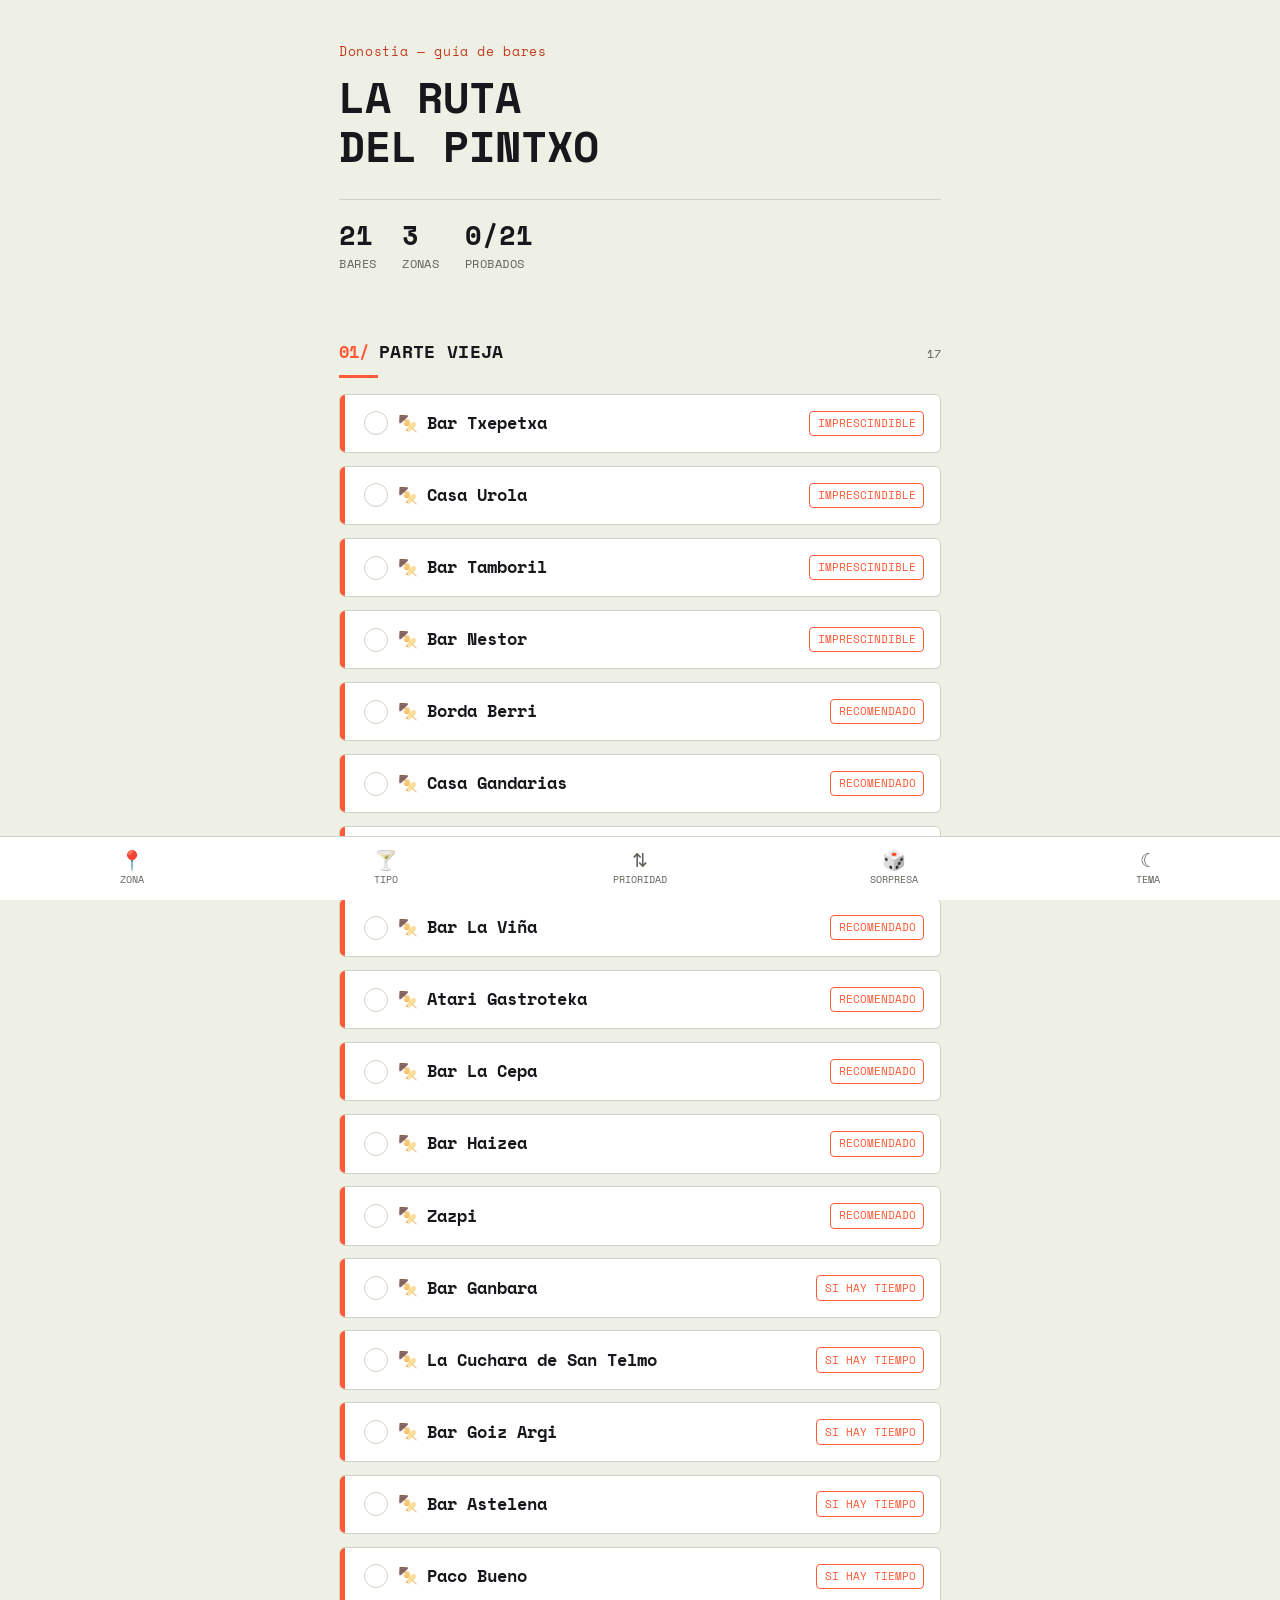
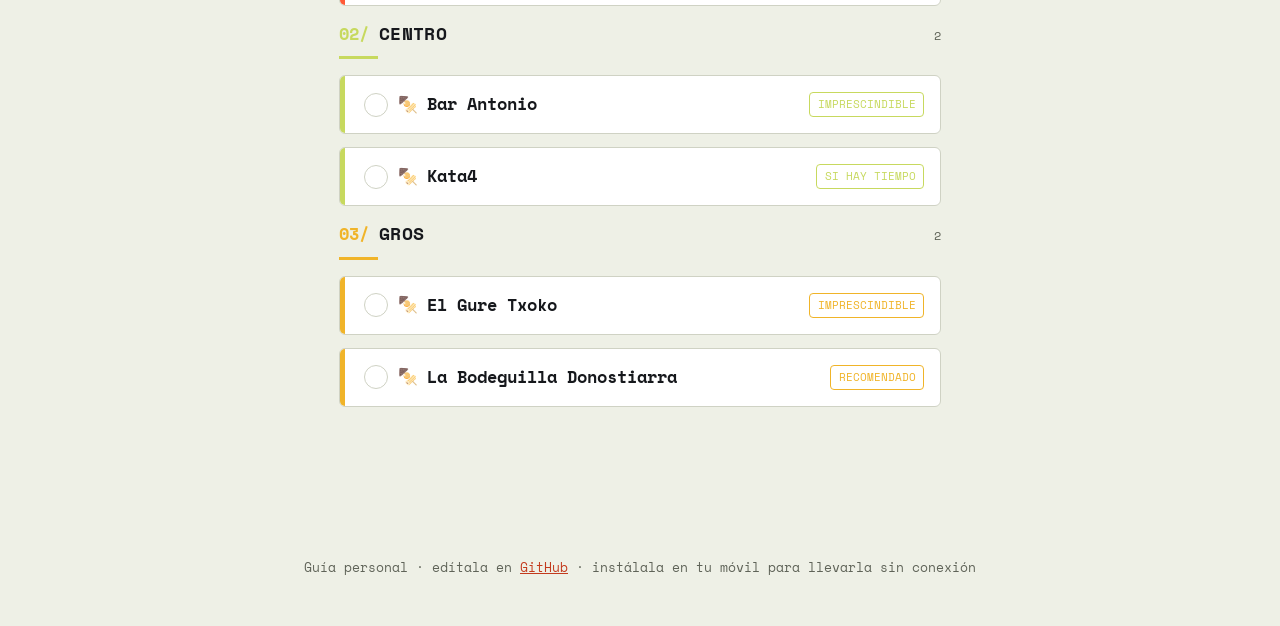
<file: index.html>
<!DOCTYPE html>
<html lang="es">
<head>
<meta charset="UTF-8">
<meta name="viewport" content="width=device-width, initial-scale=1, viewport-fit=cover">
<title>La Ruta del Pintxo — Donostia</title>
<meta name="description" content="Guía personal de bares de pintxos, vermuterías y gintonerías en San Sebastián.">
<meta name="theme-color" content="#eef0e6">
<link rel="manifest" href="manifest.json">
<link rel="icon" href="icons/icon-192.png">
<link rel="apple-touch-icon" href="icons/icon-192.png">
<link rel="preconnect" href="https://fonts.googleapis.com">
<link rel="preconnect" href="https://fonts.gstatic.com" crossorigin>
<link href="https://fonts.googleapis.com/css2?family=Space+Mono:wght@400;700&family=Inter:wght@400;500;600&display=swap" rel="stylesheet">
<link rel="stylesheet" href="css/styles.css">
</head>
<body>

<section class="hero">
  <span class="hero-eyebrow">Donostia — guía de bares</span>
  <h1>LA RUTA<br>DEL PINTXO</h1>
  <div class="stat-row" id="stat-row"></div>
</section>

<div class="install-banner hidden" id="install-banner">
  <span id="install-text">Instala esta guía como app — la abres desde tu pantalla de inicio, sin conexión.</span>
  <div class="install-actions">
    <button class="install-btn hidden" id="install-btn">Instalar</button>
    <button class="install-dismiss" id="install-dismiss" aria-label="Cerrar aviso">✕</button>
  </div>
</div>

<main id="main"></main>

<footer>
  Guía personal · edítala en <a href="https://github.com/yosulin/pintxos-donosti" target="_blank" rel="noopener">GitHub</a> · instálala en tu móvil para llevarla sin conexión
</footer>

<div class="sheet-backdrop hidden" id="sheet-backdrop"></div>
<div class="sheet hidden" id="sheet">
  <div class="sheet-header">
    <span class="sheet-title" id="sheet-title"></span>
    <button class="sheet-close" id="sheet-close" aria-label="Cerrar">✕</button>
  </div>
  <div class="sheet-body" id="sheet-body"></div>
</div>

<nav class="dock" id="dock">
  <button class="dock-btn" id="dock-zone">
    <span class="dock-icon">📍</span><span class="dock-label" id="dock-zone-label">Zona</span>
  </button>
  <button class="dock-btn" id="dock-type">
    <span class="dock-icon">🍸</span><span class="dock-label" id="dock-type-label">Tipo</span>
  </button>
  <button class="dock-btn" id="dock-sort">
    <span class="dock-icon" id="dock-sort-icon">⇅</span><span class="dock-label" id="dock-sort-label">Prioridad</span>
  </button>
  <button class="dock-btn" id="dock-surprise">
    <span class="dock-icon">🎲</span><span class="dock-label">Sorpresa</span>
  </button>
  <button class="dock-btn" id="dock-theme">
    <span class="dock-icon" id="dock-theme-icon">☾</span><span class="dock-label">Tema</span>
  </button>
</nav>

<div class="toast" id="toast" aria-live="polite"></div>

<script src="js/app.js"></script>
</body>
</html>
</file>
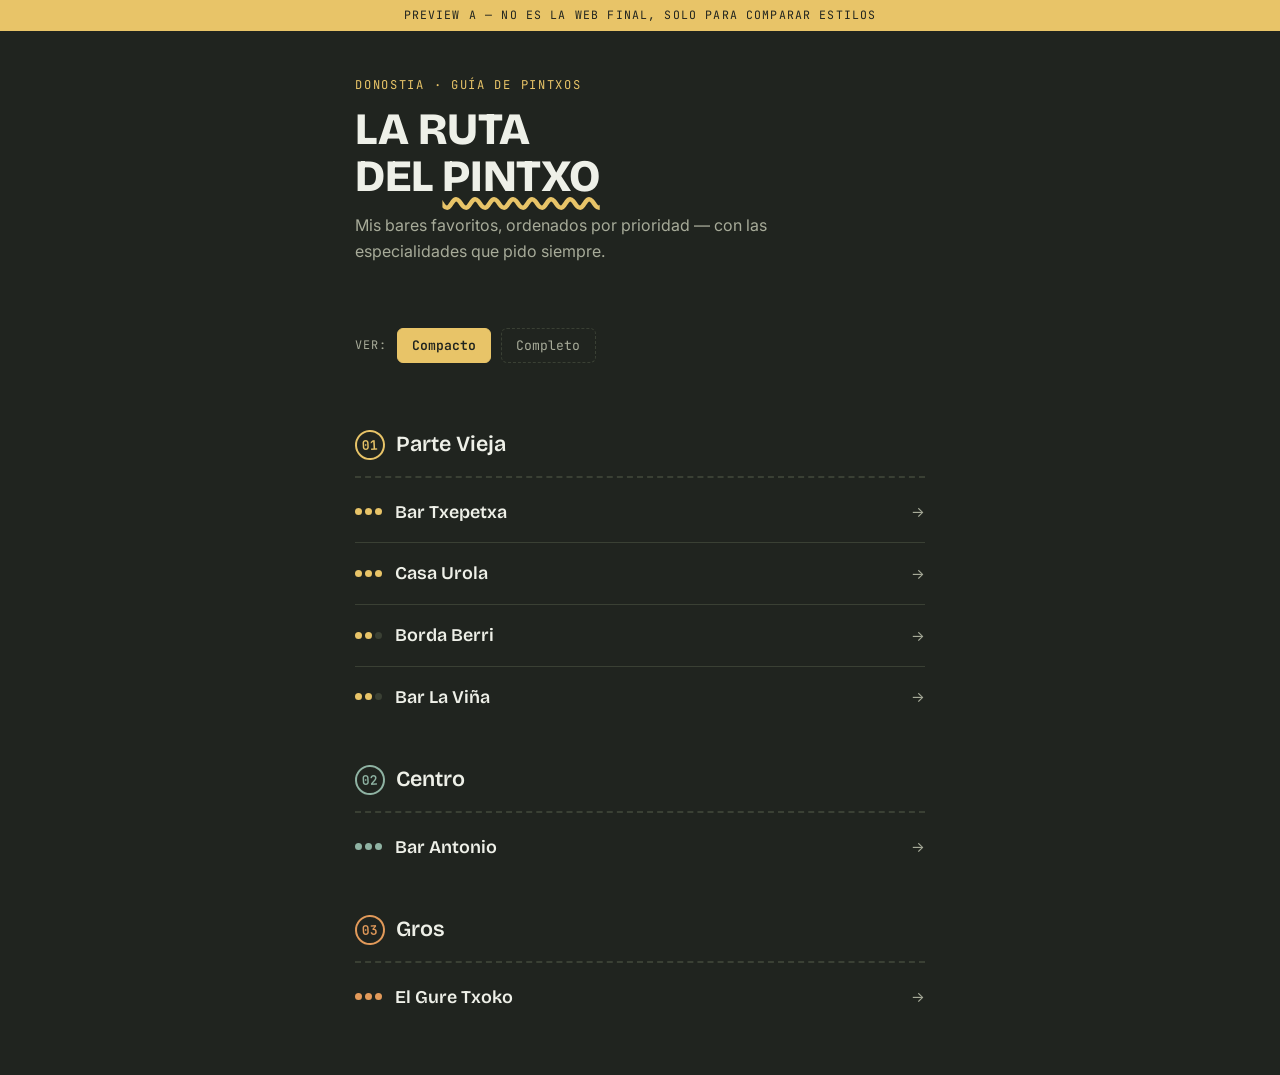
<file: preview/a.html>
<!DOCTYPE html>
<html lang="es">
<head>
<meta charset="UTF-8">
<meta name="viewport" content="width=device-width, initial-scale=1">
<title>Preview A — Pizarra de barra</title>
<link href="https://fonts.googleapis.com/css2?family=Bricolage+Grotesque:opsz,wght@12..96,600;12..96,800&family=Inter:wght@400;500;600&family=JetBrains+Mono:wght@400;500&display=swap" rel="stylesheet">
<style>
  :root{
    --bg:#20241f; --raised:#282d23; --line:#3a4034;
    --chalk:#eef0e8; --chalk-dim:#a7ab99;
    --yellow:#e8c468; --teal:#8fb3a3; --orange:#e29a5a;
  }
  *{ box-sizing:border-box; }
  body{ margin:0; background:var(--bg); color:var(--chalk); font-family:'Inter',sans-serif; font-size:17px; line-height:1.6; }
  .mono{ font-family:'JetBrains Mono',monospace; }
  h1,h2{ font-family:'Bricolage Grotesque',sans-serif; margin:0; }

  .tag-label{
    text-align:center; font-family:'JetBrains Mono',monospace; font-size:.72rem; letter-spacing:.1em;
    color:var(--bg); background:var(--yellow); padding:.4rem; text-transform:uppercase;
  }

  header{ padding:2.4rem 1.2rem 1.4rem; max-width:38rem; margin:0 auto; }
  .eyebrow{ font-family:'JetBrains Mono',monospace; font-size:.76rem; letter-spacing:.14em; text-transform:uppercase; color:var(--yellow); }
  h1{ font-size:clamp(2.1rem,10vw,2.8rem); font-weight:800; margin-top:.6rem; line-height:1.05; text-transform:uppercase; letter-spacing:-0.01em; }
  h1 .u{ text-decoration:underline; text-decoration-style:wavy; text-decoration-color:var(--yellow); text-underline-offset:6px; }
  .lede{ color:var(--chalk-dim); margin-top:.8rem; font-size:1rem; max-width:30rem; }

  .density{
    max-width:38rem; margin:1.6rem auto 0; padding:0 1.2rem; display:flex; gap:.6rem; align-items:center;
  }
  .density span.lbl{ font-family:'JetBrains Mono',monospace; font-size:.74rem; color:var(--chalk-dim); text-transform:uppercase; letter-spacing:.08em; }
  .dbtn{
    font-family:'JetBrains Mono',monospace; font-size:.82rem; padding:.5rem .9rem; cursor:pointer;
    background:transparent; color:var(--chalk-dim); border:1.5px dashed var(--line); border-radius:6px;
  }
  .dbtn[data-active="true"]{ color:var(--bg); background:var(--yellow); border-color:var(--yellow); border-style:solid; font-weight:600; }

  main{ max-width:38rem; margin:0 auto; padding:1.8rem 1.2rem 3rem; }
  .zone{ margin-top:2.2rem; }
  .zone-head{ display:flex; align-items:center; gap:.7rem; }
  .zone-num{
    width:30px; height:30px; border-radius:50%; border:2px solid var(--zc); color:var(--zc);
    display:flex; align-items:center; justify-content:center; font-family:'JetBrains Mono',monospace; font-size:.82rem; font-weight:600;
    transform:rotate(-3deg);
  }
  .zone-head h2{ font-size:1.35rem; font-weight:600; }
  .zone-rule{ border:none; border-top:2px dashed var(--line); margin:.9rem 0 .2rem; }

  .bar{ padding:1rem 0; border-bottom:1px solid var(--line); cursor:pointer; }
  .bar:last-child{ border-bottom:none; }
  .bar-row{ display:flex; align-items:center; gap:.8rem; }
  .dots{ display:flex; gap:3px; flex:0 0 auto; }
  .dots span{ width:7px; height:7px; border-radius:50%; background:var(--line); }
  .dots span.on{ background:var(--zc); }
  .bar-name{ font-family:'Bricolage Grotesque',sans-serif; font-weight:600; font-size:1.12rem; flex:1 1 auto; }
  .arrow{ color:var(--chalk-dim); font-size:.9rem; transition:transform .2s ease; }
  .bar[data-expanded="true"] .arrow{ transform:rotate(90deg); color:var(--zc); }

  .bar-detail{ display:none; margin-top:.7rem; padding-left:1.35rem; }
  .bar[data-expanded="true"] .bar-detail{ display:block; }
  body.density-full .bar-detail{ display:block; }

  .bar-meta{ font-family:'JetBrains Mono',monospace; font-size:.83rem; color:var(--chalk-dim); line-height:1.6; }
  .bar-note{ font-size:.95rem; color:var(--zc); font-style:italic; margin-top:.4rem; }
  .tags{ display:flex; flex-wrap:wrap; gap:.4rem; margin-top:.6rem; }
  .tag{ font-size:.8rem; padding:.28rem .65rem; border:1px solid var(--line); border-radius:5px; color:var(--chalk); }
  .maps{ display:inline-block; margin-top:.7rem; font-family:'JetBrains Mono',monospace; font-size:.82rem; color:var(--zc); border-bottom:1px solid var(--zc); text-decoration:none; padding-bottom:1px; }
</style>
</head>
<body class="density-compact">

<div class="tag-label">preview a — no es la web final, solo para comparar estilos</div>

<header>
  <span class="eyebrow">Donostia · guía de pintxos</span>
  <h1>La ruta<br>del <span class="u">pintxo</span></h1>
  <p class="lede">Mis bares favoritos, ordenados por prioridad — con las especialidades que pido siempre.</p>
</header>

<div class="density">
  <span class="lbl">Ver:</span>
  <button class="dbtn" data-mode="compact" data-active="true">Compacto</button>
  <button class="dbtn" data-mode="full" data-active="false">Completo</button>
</div>

<main id="main"></main>

<script>
const ZONES = { antiguo:{label:"Parte Vieja",color:"#e8c468"}, centro:{label:"Centro",color:"#8fb3a3"}, gros:{label:"Gros",color:"#e29a5a"} };
const TIERS = {3:"Imprescindible",2:"Recomendado",1:"Si hay tiempo"};
const BARS = [
  { id:"txepetxa", zone:"antiguo", tier:3, name:"Bar Txepetxa", addr:"Arrandegi Kalea, 5", hours:"Mar–sáb 12:00–15:00 y 19:00–23:00",
    tags:["Anchoas","Jardinera","Centolla","Foie con manzana"], note:"Maridar con txakoli sin falta", maps:"https://maps.google.com" },
  { id:"casaurola", zone:"antiguo", tier:3, name:"Casa Urola", addr:"Fermín Calbetón, 20", hours:"Jue–dom 12:00–15:15 y 19:00–23:15",
    tags:["Brocheta de pulpo","Vieira","Taco de solomillo","Foie fresco"], note:"", maps:"https://maps.google.com" },
  { id:"bordaberri", zone:"antiguo", tier:2, name:"Borda Berri", addr:"Fermín Calbetón, 12", hours:"Mié–sáb 12:30–15:15 y 19:30–22:30",
    tags:["Falso risotto","Papada al vino tinto","Kebab","Carrilleras"], note:"", maps:"https://maps.google.com" },
  { id:"lavina", zone:"antiguo", tier:2, name:"Bar La Viña", addr:"31 de Agosto, 3", hours:"Mar–dom 10:30–16:00 y 19:00–23:00",
    tags:["Tarta de queso"], note:"El postre imprescindible de Donosti", maps:"https://maps.google.com" },
  { id:"antonio", zone:"centro", tier:3, name:"Bar Antonio", addr:"Calle Bergara, 3", hours:"Lun–sáb 9:00–23:00",
    tags:["Tortilla de patatas","Ravioli de langostino","Pintxo Arzak"], note:"El mítico — mejor que el del Boulevard", maps:"https://maps.google.com" },
  { id:"guretxoko", zone:"gros", tier:3, name:"El Gure Txoko", addr:"Calle Usandizaga, 5", hours:"Mar–sáb 12:00–16:00 y 19:00–23:30",
    tags:["Bocatita de merluza","Bocatita de rabas","Cangreburger"], note:"", maps:"https://maps.google.com" },
];

const main = document.getElementById("main");
let n = 0;
Object.keys(ZONES).forEach(zk => {
  const zoneBars = BARS.filter(b => b.zone === zk);
  if (!zoneBars.length) return;
  n++;
  const section = document.createElement("section");
  section.className = "zone";
  section.style.setProperty("--zc", ZONES[zk].color);
  section.innerHTML = `
    <div class="zone-head">
      <span class="zone-num">0${n}</span>
      <h2>${ZONES[zk].label}</h2>
    </div>
    <hr class="zone-rule">
  `;
  zoneBars.forEach(b => {
    const dotCount = b.tier;
    const el = document.createElement("article");
    el.className = "bar"; el.dataset.expanded = "false";
    el.style.setProperty("--zc", ZONES[zk].color);
    el.innerHTML = `
      <div class="bar-row">
        <div class="dots">${[1,2,3].map(i=>`<span class="${i<=dotCount?'on':''}"></span>`).join("")}</div>
        <span class="bar-name">${b.name}</span>
        <span class="arrow">→</span>
      </div>
      <div class="bar-detail">
        <div class="bar-meta">${b.addr} · ${b.hours}</div>
        ${b.note ? `<div class="bar-note">${b.note}</div>` : ""}
        <div class="tags">${b.tags.map(t=>`<span class="tag">${t}</span>`).join("")}</div>
        <a class="maps" href="${b.maps}" target="_blank">Maps ↗</a>
      </div>
    `;
    el.addEventListener("click", () => { el.dataset.expanded = el.dataset.expanded === "true" ? "false" : "true"; });
    section.appendChild(el);
  });
  main.appendChild(section);
});

document.querySelectorAll(".dbtn").forEach(btn => {
  btn.addEventListener("click", () => {
    document.querySelectorAll(".dbtn").forEach(b => b.dataset.active = "false");
    btn.dataset.active = "true";
    document.body.className = btn.dataset.mode === "full" ? "density-full" : "density-compact";
  });
});
</script>
</body>
</html>
</file>
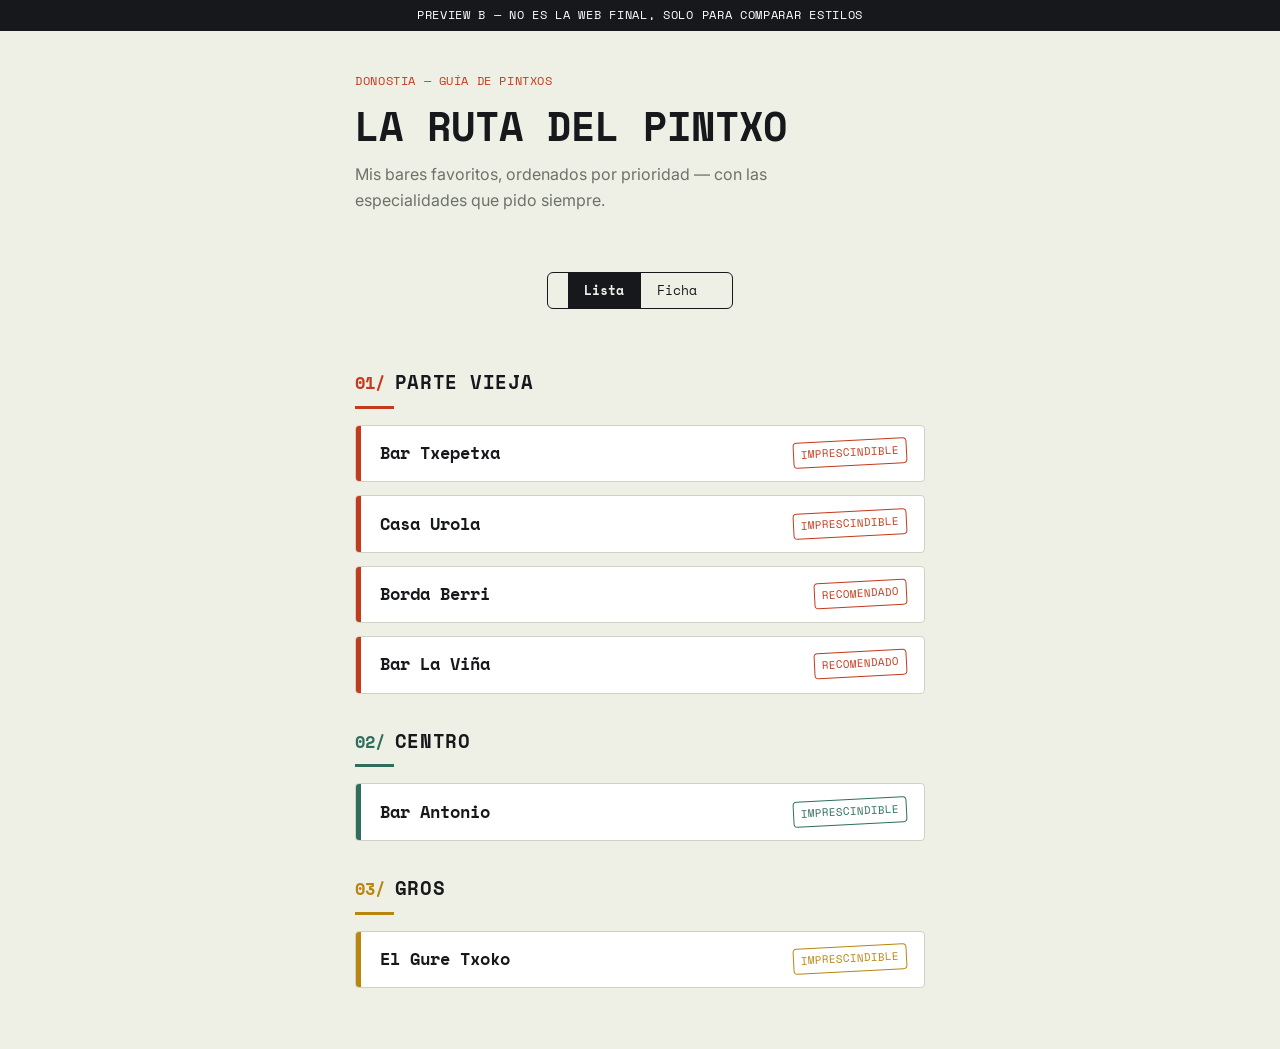
<file: preview/b.html>
<!DOCTYPE html>
<html lang="es">
<head>
<meta charset="UTF-8">
<meta name="viewport" content="width=device-width, initial-scale=1">
<title>Preview B — Fichero de bares</title>
<link href="https://fonts.googleapis.com/css2?family=Space+Mono:wght@400;700&family=Inter:wght@400;500;600&display=swap" rel="stylesheet">
<style>
  :root{
    --paper:#eef0e6; --card:#ffffff; --line:#cfd2c4;
    --ink:#16181c; --muted:#6d7269;
    --red:#c33a1d; --teal:#2f6e5c; --mustard:#b8860f;
  }
  *{ box-sizing:border-box; }
  body{ margin:0; background:var(--paper); color:var(--ink); font-family:'Inter',sans-serif; font-size:17px; line-height:1.6; }
  .mono{ font-family:'Space Mono',monospace; }

  .tag-label{
    text-align:center; font-family:'Space Mono',monospace; font-size:.72rem; letter-spacing:.06em;
    color:#fff; background:var(--ink); padding:.4rem; text-transform:uppercase;
  }

  header{ padding:2.2rem 1.2rem 1.2rem; max-width:38rem; margin:0 auto; }
  .eyebrow{ font-family:'Space Mono',monospace; font-size:.74rem; letter-spacing:.05em; color:var(--red); text-transform:uppercase; }
  h1{ font-family:'Space Mono',monospace; font-weight:700; font-size:clamp(1.9rem,9vw,2.5rem); margin:.6rem 0 0; line-height:1.15; }
  .lede{ color:var(--muted); margin-top:.8rem; font-size:1rem; max-width:30rem; }

  .density{
    max-width:38rem; margin:1.5rem auto 0; padding:0 1.2rem; display:flex; gap:0; border:1.5px solid var(--ink); border-radius:6px; width:fit-content;
  }
  .dbtn{
    font-family:'Space Mono',monospace; font-size:.8rem; padding:.5rem 1rem; cursor:pointer;
    background:transparent; color:var(--ink); border:none;
  }
  .dbtn + .dbtn{ border-left:1.5px solid var(--ink); }
  .dbtn[data-active="true"]{ background:var(--ink); color:var(--paper); font-weight:700; }

  main{ max-width:38rem; margin:0 auto; padding:1.6rem 1.2rem 3rem; }
  .zone{ margin-top:2rem; }
  .zone-head{ display:flex; align-items:baseline; gap:.6rem; font-family:'Space Mono',monospace; }
  .zone-head .idx{ color:var(--zc); font-weight:700; }
  .zone-head h2{ font-size:1.2rem; font-weight:700; margin:0; text-transform:uppercase; letter-spacing:.03em; }
  .zone-line{ border:none; border-top:3px solid var(--zc); margin:.5rem 0 1rem; width:2.4rem; }

  .card{
    background:var(--card); border:1.5px solid var(--line); border-radius:4px; margin-bottom:.8rem;
    padding:.9rem 1rem; cursor:pointer; position:relative; overflow:hidden;
  }
  .card::before{ content:""; position:absolute; left:0; top:0; bottom:0; width:5px; background:var(--zc); }
  .card-top{ display:flex; align-items:flex-start; justify-content:space-between; gap:.7rem; padding-left:.5rem; }
  .card-name{ font-family:'Space Mono',monospace; font-weight:700; font-size:1.05rem; }
  .stamp{
    font-family:'Space Mono',monospace; font-size:.68rem; text-transform:uppercase; color:var(--zc);
    border:1.5px solid var(--zc); border-radius:4px; padding:.2rem .45rem; transform:rotate(-3deg); white-space:nowrap; flex:0 0 auto;
  }

  .card-detail{ display:none; padding-left:.5rem; margin-top:.7rem; border-top:1px dashed var(--line); padding-top:.7rem; }
  .card[data-expanded="true"] .card-detail{ display:block; }
  body.density-full .card-detail{ display:block; }

  .card-meta{ font-family:'Space Mono',monospace; font-size:.8rem; color:var(--muted); line-height:1.6; }
  .card-note{ font-size:.94rem; color:var(--zc); font-style:italic; margin-top:.4rem; }
  .tags{ display:flex; flex-wrap:wrap; gap:.4rem; margin-top:.6rem; }
  .tag{ font-size:.78rem; padding:.26rem .6rem; background:var(--paper); border:1px solid var(--line); border-radius:3px; }
  .maps{ display:inline-block; margin-top:.7rem; font-family:'Space Mono',monospace; font-size:.8rem; color:var(--zc); border-bottom:1.5px solid var(--zc); text-decoration:none; padding-bottom:1px; font-weight:700; }
</style>
</head>
<body class="density-compact">

<div class="tag-label">preview b — no es la web final, solo para comparar estilos</div>

<header>
  <span class="eyebrow">Donostia — guía de pintxos</span>
  <h1>LA RUTA DEL PINTXO</h1>
  <p class="lede">Mis bares favoritos, ordenados por prioridad — con las especialidades que pido siempre.</p>
</header>

<div class="density">
  <button class="dbtn" data-mode="compact" data-active="true">Lista</button>
  <button class="dbtn" data-mode="full" data-active="false">Ficha</button>
</div>

<main id="main"></main>

<script>
const ZONES = { antiguo:{label:"Parte Vieja",color:"#c33a1d"}, centro:{label:"Centro",color:"#2f6e5c"}, gros:{label:"Gros",color:"#b8860f"} };
const TIERS = {3:"Imprescindible",2:"Recomendado",1:"Si hay tiempo"};
const BARS = [
  { id:"txepetxa", zone:"antiguo", tier:3, name:"Bar Txepetxa", addr:"Arrandegi Kalea, 5", hours:"Mar–sáb 12:00–15:00 y 19:00–23:00",
    tags:["Anchoas","Jardinera","Centolla","Foie con manzana"], note:"Maridar con txakoli sin falta", maps:"https://maps.google.com" },
  { id:"casaurola", zone:"antiguo", tier:3, name:"Casa Urola", addr:"Fermín Calbetón, 20", hours:"Jue–dom 12:00–15:15 y 19:00–23:15",
    tags:["Brocheta de pulpo","Vieira","Taco de solomillo","Foie fresco"], note:"", maps:"https://maps.google.com" },
  { id:"bordaberri", zone:"antiguo", tier:2, name:"Borda Berri", addr:"Fermín Calbetón, 12", hours:"Mié–sáb 12:30–15:15 y 19:30–22:30",
    tags:["Falso risotto","Papada al vino tinto","Kebab","Carrilleras"], note:"", maps:"https://maps.google.com" },
  { id:"lavina", zone:"antiguo", tier:2, name:"Bar La Viña", addr:"31 de Agosto, 3", hours:"Mar–dom 10:30–16:00 y 19:00–23:00",
    tags:["Tarta de queso"], note:"El postre imprescindible de Donosti", maps:"https://maps.google.com" },
  { id:"antonio", zone:"centro", tier:3, name:"Bar Antonio", addr:"Calle Bergara, 3", hours:"Lun–sáb 9:00–23:00",
    tags:["Tortilla de patatas","Ravioli de langostino","Pintxo Arzak"], note:"El mítico — mejor que el del Boulevard", maps:"https://maps.google.com" },
  { id:"guretxoko", zone:"gros", tier:3, name:"El Gure Txoko", addr:"Calle Usandizaga, 5", hours:"Mar–sáb 12:00–16:00 y 19:00–23:30",
    tags:["Bocatita de merluza","Bocatita de rabas","Cangreburger"], note:"", maps:"https://maps.google.com" },
];

const main = document.getElementById("main");
let n = 0;
Object.keys(ZONES).forEach(zk => {
  const zoneBars = BARS.filter(b => b.zone === zk);
  if (!zoneBars.length) return;
  n++;
  const section = document.createElement("section");
  section.className = "zone";
  section.style.setProperty("--zc", ZONES[zk].color);
  section.innerHTML = `
    <div class="zone-head"><span class="idx">0${n}/</span><h2>${ZONES[zk].label}</h2></div>
    <hr class="zone-line">
  `;
  zoneBars.forEach(b => {
    const el = document.createElement("article");
    el.className = "card"; el.dataset.expanded = "false";
    el.style.setProperty("--zc", ZONES[zk].color);
    el.innerHTML = `
      <div class="card-top">
        <span class="card-name">${b.name}</span>
        <span class="stamp">${TIERS[b.tier]}</span>
      </div>
      <div class="card-detail">
        <div class="card-meta">${b.addr} · ${b.hours}</div>
        ${b.note ? `<div class="card-note">${b.note}</div>` : ""}
        <div class="tags">${b.tags.map(t=>`<span class="tag">${t}</span>`).join("")}</div>
        <a class="maps" href="${b.maps}" target="_blank">Maps ↗</a>
      </div>
    `;
    el.addEventListener("click", () => { el.dataset.expanded = el.dataset.expanded === "true" ? "false" : "true"; });
    section.appendChild(el);
  });
  main.appendChild(section);
});

document.querySelectorAll(".dbtn").forEach(btn => {
  btn.addEventListener("click", () => {
    document.querySelectorAll(".dbtn").forEach(b => b.dataset.active = "false");
    btn.dataset.active = "true";
    document.body.className = btn.dataset.mode === "full" ? "density-full" : "density-compact";
  });
});
</script>
</body>
</html>
</file>
<file: css/styles.css>
:root{
  --paper:#eef0e6; --card:#ffffff; --line:#cfd2c4;
  --ink:#16181c; --muted:#5f6358;
  --red:#c33a1d; --teal:#2f6e5c; --mustard:#a3760d;
  --radius:6px;
}
:root[data-theme="dark"]{
  --paper:#1b1d17; --card:#232519; --line:#3a3d31;
  --ink:#eef0e6; --muted:#a3a692;
  --red:#e2593c; --teal:#57b89b; --mustard:#dba635;
}
*{ box-sizing:border-box; }
html{ scroll-behavior:smooth; }
body{
  margin:0; background:var(--paper); color:var(--ink);
  font-family:'Inter', sans-serif; -webkit-font-smoothing:antialiased;
  font-size:17px; line-height:1.6; transition:background .2s ease, color .2s ease;
}
.mono{ font-family:'Space Mono', monospace; }
a{ color:inherit; }
@media (prefers-reduced-motion: reduce){ *{ animation:none !important; transition:none !important; } }

/* ---------- HERO ---------- */
.hero{ padding: 2.6rem 1.2rem 1.6rem; max-width:40rem; margin:0 auto; }
.hero-eyebrow{
  font-family:'Space Mono', monospace; font-size:.8rem; letter-spacing:.05em;
  color:var(--red); display:block; margin-bottom:.7rem;
}
.hero h1{
  font-family:'Space Mono', monospace; font-weight:700; font-size:clamp(2rem, 9vw, 2.7rem);
  line-height:1.12; margin:0; max-width:19rem;
}

.stat-row{ display:flex; flex-wrap:wrap; gap:1.6rem; margin-top:1.8rem; padding-top:1.4rem; border-top:1px solid var(--line); }
.stat .n{ font-family:'Space Mono', monospace; font-size:1.7rem; font-weight:700; display:block; line-height:1; }
.stat .l{ font-family:'Space Mono', monospace; font-size:.72rem; color:var(--muted); text-transform:uppercase; letter-spacing:.04em; }

/* ---------- INSTALL BANNER ---------- */
.install-banner{
  max-width:40rem; margin:1.2rem auto 0; padding:1rem 1.2rem; display:flex; align-items:center;
  gap:1rem; justify-content:space-between; background:var(--card); border:1px solid var(--line);
  border-radius:8px;
}
.install-banner#install-banner{ margin-left:1.2rem; margin-right:1.2rem; }
@media (min-width:42rem){ .install-banner#install-banner{ margin-left:auto; margin-right:auto; } }
.install-banner span#install-text{ font-size:.92rem; color:var(--ink); line-height:1.4; }
.install-actions{ display:flex; align-items:center; gap:.6rem; flex-shrink:0; }
.install-btn{
  font-family:'Space Mono', monospace; font-size:.82rem; font-weight:700; padding:.5rem .9rem;
  border:none; border-radius:6px; background:var(--red); color:#fff; cursor:pointer;
}
.install-dismiss{ border:none; background:transparent; color:var(--muted); font-size:1rem; cursor:pointer; padding:.2rem .3rem; }
.install-dismiss:hover{ color:var(--ink); }

/* ---------- FILTER CHIPS (used inside the sheet) ---------- */
.chip{
  font-family:'Space Mono', monospace; font-size:.82rem;
  padding:.5rem .9rem; border:1.5px solid var(--line); border-radius:6px; background:var(--paper);
  color:var(--muted); cursor:pointer; white-space:nowrap; transition:.15s ease; display:flex; align-items:center; gap:.4rem;
}
.chip .count{ opacity:.65; font-size:.74rem; }
.chip[data-active="true"]{ background:var(--ink); border-color:var(--ink); color:var(--paper); font-weight:700; }
.chip:hover{ border-color:var(--ink); }

/* ---------- DOCK ---------- */
.dock{
  position:fixed; left:0; right:0; bottom:0; z-index:70; display:flex;
  background:var(--card); border-top:1px solid var(--line);
  padding:.45rem .3rem calc(.45rem + env(safe-area-inset-bottom));
}
.dock-btn{
  flex:1 1 0; display:flex; flex-direction:column; align-items:center; gap:.15rem;
  background:none; border:none; padding:.4rem .1rem; cursor:pointer; color:var(--muted); border-radius:8px;
}
.dock-btn:active{ background:var(--paper); }
.dock-btn.active{ color:var(--red); }
.dock-icon{ font-size:1.2rem; line-height:1; }
.dock-label{ font-family:'Space Mono', monospace; font-size:.6rem; text-transform:uppercase; letter-spacing:.01em; white-space:nowrap; overflow:hidden; text-overflow:ellipsis; max-width:100%; }

/* ---------- BOTTOM SHEET ---------- */
.sheet-backdrop{ position:fixed; inset:0; background:rgba(0,0,0,.42); z-index:80; }
.sheet{
  position:fixed; left:0; right:0; bottom:0; z-index:90; background:var(--card);
  border-top:1.5px solid var(--line); border-radius:16px 16px 0 0;
  padding:1.1rem 1.2rem calc(1.1rem + env(safe-area-inset-bottom)); max-height:60vh; overflow-y:auto;
}
.sheet-header{ display:flex; justify-content:space-between; align-items:center; margin-bottom:1rem; }
.sheet-title{ font-family:'Space Mono', monospace; font-weight:700; font-size:1rem; text-transform:uppercase; letter-spacing:.04em; }
.sheet-close{ border:none; background:var(--paper); color:var(--ink); width:30px; height:30px; border-radius:50%; cursor:pointer; font-size:.95rem; }
.sheet-body .filters{ display:flex; flex-wrap:wrap; gap:.55rem; }

/* ---------- LIST / ZONE STRUCTURE ---------- */
main{ max-width:40rem; margin:0 auto; padding:1.8rem 1.2rem 6rem; }
.zone-head{ display:flex; align-items:baseline; gap:.6rem; margin: 2.4rem 0 0; font-family:'Space Mono', monospace; }
.zone-head:first-of-type{ margin-top:.4rem; }
.zone-head .idx{ color:var(--zc); font-weight:700; }
.zone-head h2{ font-family:'Space Mono', monospace; font-size:1.15rem; font-weight:700; margin:0; text-transform:uppercase; letter-spacing:.02em; }
.zone-count{ font-size:.76rem; color:var(--muted); margin-left:auto; }
.zone-line{ border:none; border-top:3px solid var(--zc); margin:.5rem 0 1rem; width:2.4rem; }

/* ---------- CARD ---------- */
.card{
  background:var(--card); border:1.5px solid var(--line); border-radius:var(--radius); margin-bottom:.8rem;
  padding:.95rem 1rem; cursor:pointer; position:relative; overflow:hidden;
}
.card::before{ content:""; position:absolute; left:0; top:0; bottom:0; width:5px; background:var(--zc); }

.card-top{ display:flex; align-items:center; gap:.6rem; padding-left:.5rem; }
.visited-dot{
  flex:0 0 auto; width:24px; height:24px; border-radius:50%; border:1.5px solid var(--line);
  background:var(--card); cursor:pointer; display:flex; align-items:center; justify-content:center;
  color:transparent; font-size:.8rem; transition:.15s ease;
}
.visited-dot[data-visited="true"]{ background:var(--zc); border-color:var(--zc); color:#fff; }
.type-icon{ flex:0 0 auto; font-size:1rem; }
.card-name{ font-family:'Space Mono', monospace; font-weight:700; font-size:1.05rem; flex:1 1 auto; min-width:0; }
.stamp{
  font-family:'Space Mono', monospace; font-size:.66rem; text-transform:uppercase; color:var(--zc);
  border:1.5px solid var(--zc); border-radius:4px; padding:.2rem .45rem; white-space:nowrap; flex:0 0 auto;
}

.card-detail{ display:none; padding-left:.5rem; margin-top:.7rem; border-top:1px dashed var(--line); padding-top:.7rem; }
.card[data-expanded="true"] .card-detail{ display:block; }
body.density-full .card-detail{ display:block; }

.card-meta{ font-family:'Space Mono', monospace; font-size:.82rem; color:var(--muted); line-height:1.6; }
.card-note{ font-size:.95rem; color:var(--zc); font-style:italic; margin-top:.45rem; line-height:1.5; }
.tags{ display:flex; flex-wrap:wrap; gap:.4rem; margin-top:.6rem; }
.tag{ font-size:.8rem; padding:.28rem .65rem; background:var(--paper); border:1px solid var(--line); border-radius:4px; color:var(--ink); }

.card-actions{ margin-top:.8rem; display:flex; gap:1.2rem; align-items:center; }
.maps-link, .share-btn{
  font-family:'Space Mono', monospace; font-size:.82rem; color:var(--ink); font-weight:700;
  text-decoration:none; border-bottom:1.5px solid var(--zc); padding-bottom:2px;
  background:none; border-top:none; border-left:none; border-right:none; cursor:pointer;
}
.maps-link:hover{ color:var(--zc); }
.share-btn:hover{ color:#1fa855; border-color:#1fa855; }

@keyframes flash-pulse{
  0%{ background:var(--card); } 30%{ background:color-mix(in srgb, var(--zc) 20%, var(--card)); } 100%{ background:var(--card); }
}
.card.flash{ animation:flash-pulse 1.1s ease; }

footer{ text-align:center; padding:2.6rem 1.2rem 3rem; color:var(--muted); font-size:.82rem; font-family:'Space Mono', monospace; line-height:1.6; }
footer a{ color:var(--red); text-decoration:underline; }

/* ---------- TOAST ---------- */
.toast{
  position:fixed; left:50%; bottom:1.4rem; transform:translateX(-50%) translateY(20px);
  background:var(--ink); color:var(--paper); font-family:'Space Mono', monospace; font-size:.82rem;
  padding:.7rem 1.1rem; border-radius:999px; opacity:0; pointer-events:none; transition:.2s ease; z-index:60;
}
.toast.show{ opacity:1; transform:translateX(-50%) translateY(0); }

.hidden{ display:none !important; }
</file>
